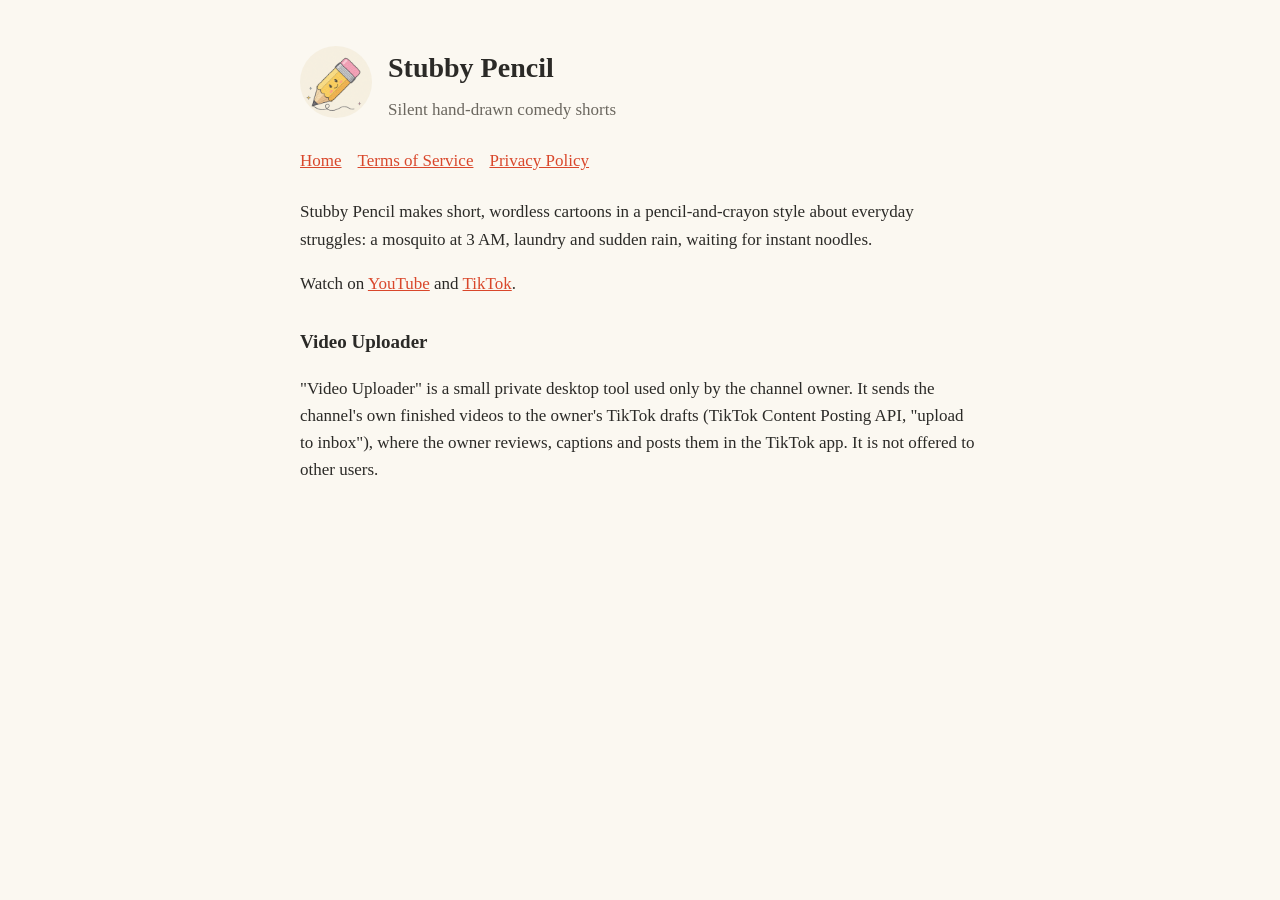
<file: index.html>
<!doctype html><html lang="en"><head><meta charset="utf-8"><meta name="viewport" content="width=device-width,initial-scale=1"><link rel="stylesheet" href="style.css"><title>Stubby Pencil</title></head><body><main>
<header><img src="avatar.png" alt="Stubby Pencil avatar"><div><h1>Stubby Pencil</h1><span class="muted">Silent hand-drawn comedy shorts</span></div></header>
<nav><a href="./">Home</a><a href="terms.html">Terms of Service</a><a href="privacy.html">Privacy Policy</a></nav>
<p>Stubby Pencil makes short, wordless cartoons in a pencil-and-crayon style about everyday struggles: a mosquito at 3 AM, laundry and sudden rain, waiting for instant noodles.</p>
<p>Watch on <a href="https://www.youtube.com/@stubbypencil">YouTube</a> and <a href="https://www.tiktok.com/@stubbypencil">TikTok</a>.</p>
<h2>Video Uploader</h2>
<p>"Video Uploader" is a small private desktop tool used only by the channel owner. It sends the channel's own finished videos to the owner's TikTok drafts (TikTok Content Posting API, "upload to inbox"), where the owner reviews, captions and posts them in the TikTok app. It is not offered to other users.</p>
</main></body></html>
</file>
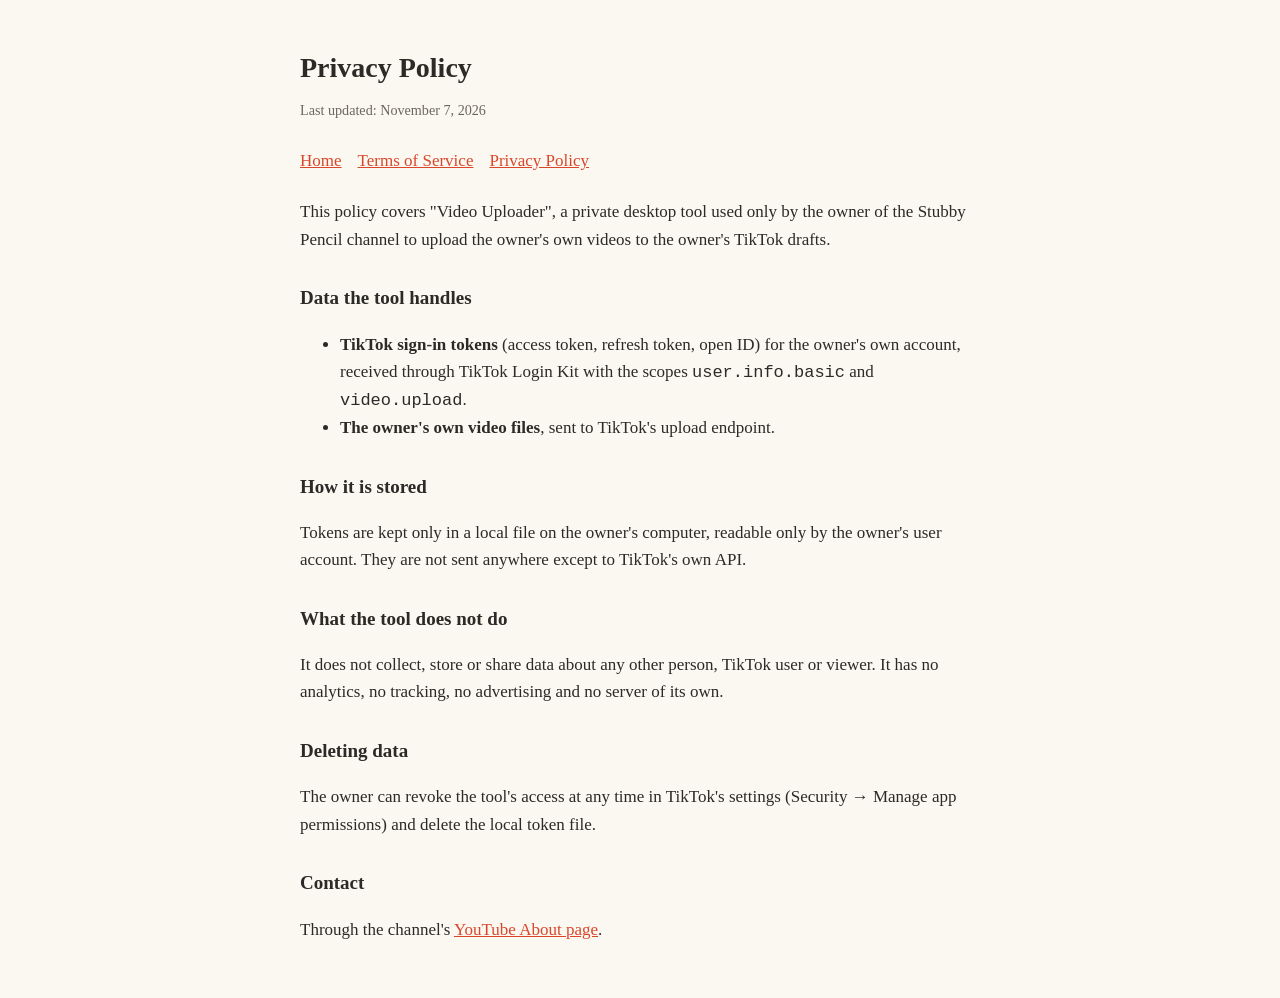
<file: privacy.html>
<!doctype html><html lang="en"><head><meta charset="utf-8"><meta name="viewport" content="width=device-width,initial-scale=1"><link rel="stylesheet" href="style.css"><title>Privacy Policy</title></head><body><main>
<h1>Privacy Policy</h1><small>Last updated: November 7, 2026</small>
<nav><a href="./">Home</a><a href="terms.html">Terms of Service</a><a href="privacy.html">Privacy Policy</a></nav>
<p>This policy covers "Video Uploader", a private desktop tool used only by the owner of the Stubby Pencil channel to upload the owner's own videos to the owner's TikTok drafts.</p>
<h2>Data the tool handles</h2><ul>
<li><b>TikTok sign-in tokens</b> (access token, refresh token, open ID) for the owner's own account, received through TikTok Login Kit with the scopes <code>user.info.basic</code> and <code>video.upload</code>.</li>
<li><b>The owner's own video files</b>, sent to TikTok's upload endpoint.</li></ul>
<h2>How it is stored</h2><p>Tokens are kept only in a local file on the owner's computer, readable only by the owner's user account. They are not sent anywhere except to TikTok's own API.</p>
<h2>What the tool does not do</h2><p>It does not collect, store or share data about any other person, TikTok user or viewer. It has no analytics, no tracking, no advertising and no server of its own.</p>
<h2>Deleting data</h2><p>The owner can revoke the tool's access at any time in TikTok's settings (Security → Manage app permissions) and delete the local token file.</p>
<h2>Contact</h2><p>Through the channel's <a href="https://www.youtube.com/@stubbypencil/about">YouTube About page</a>.</p>
</main></body></html>
</file>
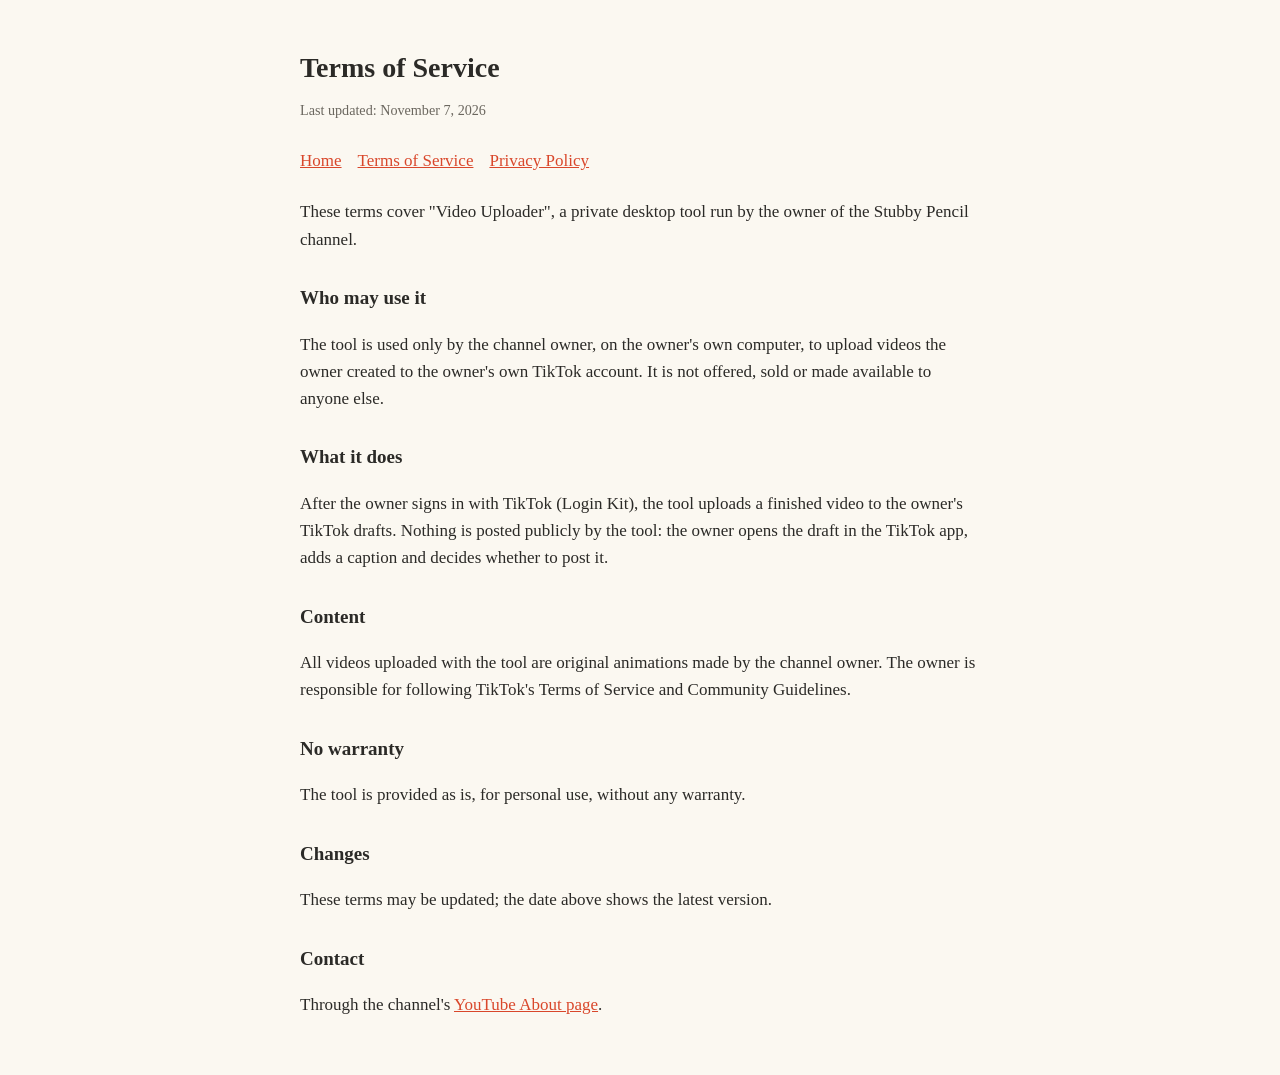
<file: terms.html>
<!doctype html><html lang="en"><head><meta charset="utf-8"><meta name="viewport" content="width=device-width,initial-scale=1"><link rel="stylesheet" href="style.css"><title>Terms of Service</title></head><body><main>
<h1>Terms of Service</h1><small>Last updated: November 7, 2026</small>
<nav><a href="./">Home</a><a href="terms.html">Terms of Service</a><a href="privacy.html">Privacy Policy</a></nav>
<p>These terms cover "Video Uploader", a private desktop tool run by the owner of the Stubby Pencil channel.</p>
<h2>Who may use it</h2><p>The tool is used only by the channel owner, on the owner's own computer, to upload videos the owner created to the owner's own TikTok account. It is not offered, sold or made available to anyone else.</p>
<h2>What it does</h2><p>After the owner signs in with TikTok (Login Kit), the tool uploads a finished video to the owner's TikTok drafts. Nothing is posted publicly by the tool: the owner opens the draft in the TikTok app, adds a caption and decides whether to post it.</p>
<h2>Content</h2><p>All videos uploaded with the tool are original animations made by the channel owner. The owner is responsible for following TikTok's Terms of Service and Community Guidelines.</p>
<h2>No warranty</h2><p>The tool is provided as is, for personal use, without any warranty.</p>
<h2>Changes</h2><p>These terms may be updated; the date above shows the latest version.</p>
<h2>Contact</h2><p>Through the channel's <a href="https://www.youtube.com/@stubbypencil/about">YouTube About page</a>.</p>
</main></body></html>
</file>
<file: style.css>
:root{--bg:#fbf8f1;--ink:#2b2a27;--muted:#6b675f;--accent:#d9472b}
@media (prefers-color-scheme:dark){:root{--bg:#1d1c1a;--ink:#ece8df;--muted:#a8a296;--accent:#ff7a5c}}
body{margin:0;background:var(--bg);color:var(--ink);font:17px/1.6 Georgia,serif}
main{max-width:680px;margin:0 auto;padding:40px 16px}
h1{font-size:28px;margin:.2em 0}h2{font-size:19px;margin-top:1.6em}
a{color:var(--accent)}small,.muted{color:var(--muted)}
header{display:flex;gap:16px;align-items:center}header img{width:72px;height:72px;border-radius:50%}
nav{margin:24px 0;display:flex;gap:16px;flex-wrap:wrap}
</file>
